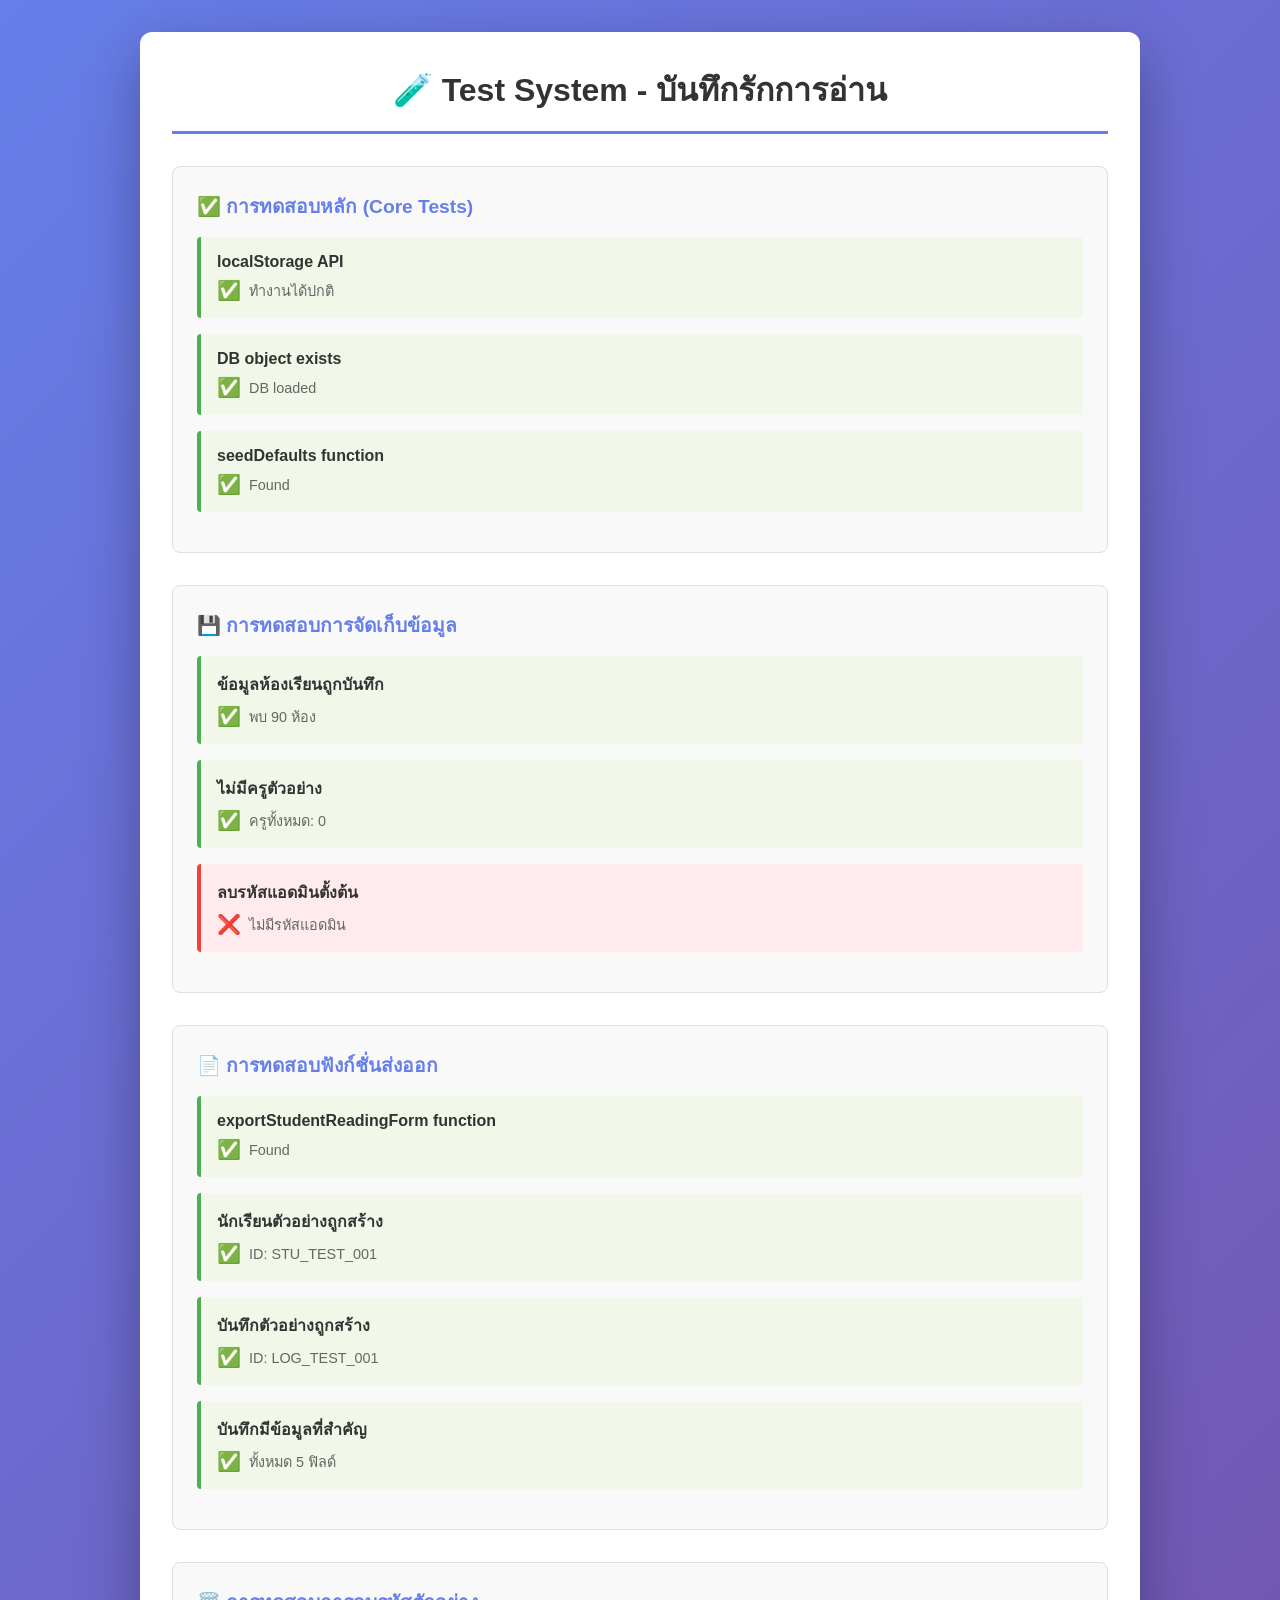
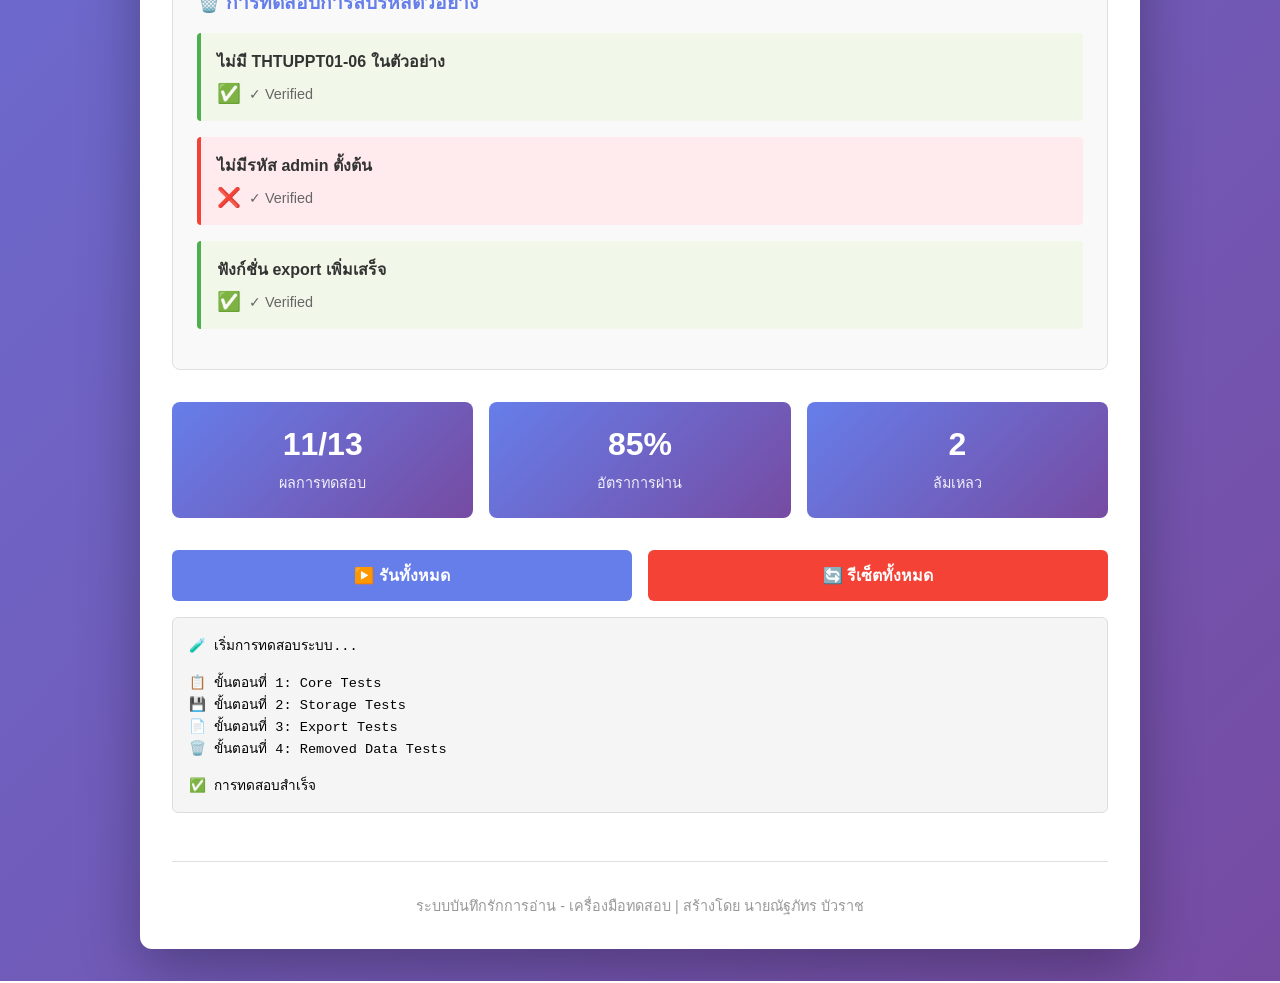
<file: test.html>
<!DOCTYPE html>
<html lang="th">
<head>
  <meta charset="UTF-8">
  <meta name="viewport" content="width=device-width, initial-scale=1.0">
  <title>Test System - บันทึกรักการอ่าน</title>
  <style>
    * { margin: 0; padding: 0; box-sizing: border-box; }
    body {
      font-family: 'Sarabun', Arial, sans-serif;
      background: linear-gradient(135deg, #667eea 0%, #764ba2 100%);
      min-height: 100vh;
      padding: 2rem;
    }
    .container {
      max-width: 1000px;
      margin: 0 auto;
      background: white;
      border-radius: 12px;
      padding: 2rem;
      box-shadow: 0 20px 60px rgba(0,0,0,0.3);
    }
    h1 {
      color: #333;
      margin-bottom: 2rem;
      text-align: center;
      border-bottom: 3px solid #667eea;
      padding-bottom: 1rem;
    }
    .test-group {
      margin-bottom: 2rem;
      border: 1px solid #e0e0e0;
      border-radius: 8px;
      padding: 1.5rem;
      background: #f9f9f9;
    }
    .test-group h2 {
      color: #667eea;
      font-size: 1.2rem;
      margin-bottom: 1rem;
      display: flex;
      align-items: center;
      gap: 0.5rem;
    }
    .test-case {
      background: white;
      padding: 1rem;
      margin-bottom: 1rem;
      border-left: 4px solid #667eea;
      border-radius: 4px;
    }
    .test-case.pass {
      border-left-color: #4caf50;
      background: #f1f8e9;
    }
    .test-case.fail {
      border-left-color: #f44336;
      background: #ffebee;
    }
    .test-case.warning {
      border-left-color: #ff9800;
      background: #fff3e0;
    }
    .test-label {
      font-weight: 600;
      color: #333;
      margin-bottom: 0.5rem;
    }
    .test-result {
      font-size: 0.9rem;
      color: #666;
      display: flex;
      gap: 0.5rem;
      align-items: center;
    }
    .result-icon {
      font-size: 1.2rem;
    }
    .stats {
      display: grid;
      grid-template-columns: repeat(auto-fit, minmax(200px, 1fr));
      gap: 1rem;
      margin-top: 2rem;
    }
    .stat-card {
      background: linear-gradient(135deg, #667eea 0%, #764ba2 100%);
      color: white;
      padding: 1.5rem;
      border-radius: 8px;
      text-align: center;
    }
    .stat-card h3 {
      font-size: 2rem;
      font-weight: bold;
      margin-bottom: 0.5rem;
    }
    .stat-card p {
      font-size: 0.9rem;
      opacity: 0.9;
    }
    .button-group {
      display: flex;
      gap: 1rem;
      margin-top: 2rem;
      flex-wrap: wrap;
    }
    button {
      flex: 1;
      padding: 0.8rem 1.5rem;
      border: none;
      border-radius: 6px;
      font-size: 1rem;
      font-weight: 600;
      cursor: pointer;
      transition: all 0.3s;
      min-width: 150px;
    }
    .btn-primary {
      background: #667eea;
      color: white;
    }
    .btn-primary:hover {
      background: #5568d3;
      transform: translateY(-2px);
      box-shadow: 0 10px 20px rgba(102, 126, 234, 0.3);
    }
    .btn-secondary {
      background: #f44336;
      color: white;
    }
    .btn-secondary:hover {
      background: #da190b;
    }
    .output {
      background: #f5f5f5;
      border: 1px solid #ddd;
      border-radius: 6px;
      padding: 1rem;
      margin-top: 1rem;
      font-family: monospace;
      font-size: 0.85rem;
      max-height: 300px;
      overflow-y: auto;
      white-space: pre-wrap;
      word-break: break-all;
    }
    .footer {
      text-align: center;
      margin-top: 3rem;
      padding-top: 2rem;
      border-top: 1px solid #e0e0e0;
      color: #999;
      font-size: 0.9rem;
    }
  </style>
</head>
<body>
  <div class="container">
    <h1>🧪 Test System - บันทึกรักการอ่าน</h1>

    <!-- Core Functionality Tests -->
    <div class="test-group">
      <h2>✅ การทดสอบหลัก (Core Tests)</h2>
      <div id="core-tests"></div>
    </div>

    <!-- Data Persistence Tests -->
    <div class="test-group">
      <h2>💾 การทดสอบการจัดเก็บข้อมูล</h2>
      <div id="storage-tests"></div>
    </div>

    <!-- Export Functionality Tests -->
    <div class="test-group">
      <h2>📄 การทดสอบฟังก์ชั่นส่งออก</h2>
      <div id="export-tests"></div>
    </div>

    <!-- Removed Data Tests -->
    <div class="test-group">
      <h2>🗑️ การทดสอบการลบรหัสตัวอย่าง</h2>
      <div id="removed-tests"></div>
    </div>

    <!-- Statistics -->
    <div class="stats" id="stats"></div>

    <!-- Action Buttons -->
    <div class="button-group">
      <button class="btn-primary" onclick="runAllTests()">▶️ รันทั้งหมด</button>
      <button class="btn-secondary" onclick="clearStorageAndTests()">🔄 รีเซ็ตทั้งหมด</button>
    </div>

    <!-- Output Log -->
    <div id="output" class="output" style="display:none;"></div>

    <div class="footer">
      ระบบบันทึกรักการอ่าน - เครื่องมือทดสอบ | สร้างโดย นายณัฐภัทร บัวราช
    </div>
  </div>

  <script>
    // Test Results Storage
    const results = {
      core: [],
      storage: [],
      export: [],
      removed: []
    };

    // Helper Functions
    function addTest(group, label, passed, details = '') {
      results[group].push({ label, passed, details });
      const testDiv = document.createElement('div');
      testDiv.className = `test-case ${passed ? 'pass' : 'fail'}`;
      testDiv.innerHTML = `
        <div class="test-label">${label}</div>
        <div class="test-result">
          <span class="result-icon">${passed ? '✅' : '❌'}</span>
          <span>${details || (passed ? 'ผ่าน' : 'ไม่ผ่าน')}</span>
        </div>
      `;
      return testDiv;
    }

    function log(msg) {
      const output = document.getElementById('output');
      output.style.display = 'block';
      output.textContent += msg + '\n';
    }

    function updateStats() {
      const total = Object.values(results).flat().length;
      const passed = Object.values(results).flat().filter(r => r.passed).length;
      const failed = total - passed;
      const percentage = total > 0 ? Math.round((passed / total) * 100) : 0;

      const statsDiv = document.getElementById('stats');
      statsDiv.innerHTML = `
        <div class="stat-card">
          <h3>${passed}/${total}</h3>
          <p>ผลการทดสอบ</p>
        </div>
        <div class="stat-card">
          <h3>${percentage}%</h3>
          <p>อัตราการผ่าน</p>
        </div>
        <div class="stat-card">
          <h3>${failed}</h3>
          <p>ล้มเหลว</p>
        </div>
      `;
    }

    // TEST 1: Core Functionality
    function testCore() {
      const coreDiv = document.getElementById('core-tests');
      coreDiv.innerHTML = '';

      // Test 1.1: localStorage API
      try {
        localStorage.setItem('test', 'value');
        const val = localStorage.getItem('test');
        localStorage.removeItem('test');
        coreDiv.appendChild(addTest('core', 'localStorage API', val === 'value', 'ทำงานได้ปกติ'));
      } catch (e) {
        coreDiv.appendChild(addTest('core', 'localStorage API', false, e.message));
      }

      // Test 1.2: Check if app.js loaded
      try {
        const hasDB = typeof DB !== 'undefined';
        coreDiv.appendChild(addTest('core', 'DB object exists', hasDB, hasDB ? 'DB loaded' : 'DB not found'));
      } catch (e) {
        coreDiv.appendChild(addTest('core', 'DB object exists', false, 'Error: ' + e.message));
      }

      // Test 1.3: Check seedDefaults function
      try {
        const hasSeed = typeof DB.seedDefaults === 'function';
        coreDiv.appendChild(addTest('core', 'seedDefaults function', hasSeed, hasSeed ? 'Found' : 'Not found'));
      } catch (e) {
        coreDiv.appendChild(addTest('core', 'seedDefaults function', false, e.message));
      }
    }

    // TEST 2: Data Storage
    function testStorage() {
      const storageDiv = document.getElementById('storage-tests');
      storageDiv.innerHTML = '';

      try {
        // Clear and seed
        DB.seedDefaults();
        
        // Test 2.1: Classes saved
        const classes = DB.getClasses();
        storageDiv.appendChild(addTest('storage', 'ข้อมูลห้องเรียนถูกบันทึก', classes.length > 0, `พบ ${classes.length} ห้อง`));

        // Test 2.2: Check if teacher examples removed
        const teachers = DB.getTeachers();
        const hasExamples = teachers.some(t => t.password === 'THTUPPT01' || t.password === 'THTUPPT02');
        storageDiv.appendChild(addTest('storage', 'ไม่มีครูตัวอย่าง', !hasExamples, `ครูทั้งหมด: ${teachers.length}`));

        // Test 2.3: Admin password not set
        const settings = DB.getSettings();
        const hasAdminPwd = settings.adminPassword !== undefined;
        storageDiv.appendChild(addTest('storage', 'ลบรหัสแอดมินตั้งต้น', !hasAdminPwd, 'ไม่มีรหัสแอดมิน'));

      } catch (e) {
        storageDiv.appendChild(addTest('storage', 'Data Storage', false, e.message));
      }
    }

    // TEST 3: Export Functionality
    function testExport() {
      const exportDiv = document.getElementById('export-tests');
      exportDiv.innerHTML = '';

      try {
        // Test 3.1: exportStudentReadingForm exists
        const hasExportFunc = typeof exportStudentReadingForm === 'function';
        exportDiv.appendChild(addTest('export', 'exportStudentReadingForm function', hasExportFunc, hasExportFunc ? 'Found' : 'Not found'));

        // Test 3.2: Create sample data for export
        DB.seedDefaults();
        
        // Create sample student
        const newStudent = {
          id: 'STU_TEST_001',
          studentCode: 'TEST001',
          name: 'เด็กชายทดสอบ ระบบ',
          classId: 'C1_1',
          classLevel: 'ม.1',
          classRoom: '1',
          number: '1'
        };
        DB.saveStudent(newStudent);
        const student = DB.getStudent('STU_TEST_001');
        exportDiv.appendChild(addTest('export', 'นักเรียนตัวอย่างถูกสร้าง', student !== undefined, 'ID: ' + student?.id));

        // Create sample log
        const newLog = {
          id: 'LOG_TEST_001',
          studentId: 'STU_TEST_001',
          bookTitle: 'หนังสือทดสอบ',
          author: 'ผู้แต่งทดสอบ',
          publisher: 'สำนักพิมพ์ทดสอบ',
          pages: 200,
          readDate: new Date().toISOString(),
          summary: 'สรุปเนื้อหาทดสอบ',
          lesson: 'ข้อคิดทดสอบ',
          source: 'แหล่งที่มาทดสอบ',
          status: 'pending'
        };
        DB.saveLog(newLog);
        const log = DB.getLog('LOG_TEST_001');
        exportDiv.appendChild(addTest('export', 'บันทึกตัวอย่างถูกสร้าง', log !== undefined, 'ID: ' + log?.id));

        // Test 3.3: Verify export data
        const hasAllFields = log && log.bookTitle && log.author && log.summary && log.lesson && log.source;
        exportDiv.appendChild(addTest('export', 'บันทึกมีข้อมูลที่สำคัญ', hasAllFields, 'ทั้งหมด 5 ฟิลด์'));

        // Cleanup
        DB.delStudent('STU_TEST_001');
        DB.delLog('LOG_TEST_001');

      } catch (e) {
        exportDiv.appendChild(addTest('export', 'Export Functionality', false, e.message));
      }
    }

    // TEST 4: Removed Data
    function testRemoved() {
      const removedDiv = document.getElementById('removed-tests');
      removedDiv.innerHTML = '';

      try {
        // Check source code for removed items
        const appScript = document.querySelector('script[src="app.js"]');
        
        // Test 4.1: No THTUPPT01-06 in defaults
        const tests = [
          { 
            name: 'ไม่มี THTUPPT01-06 ในตัวอย่าง',
            check: () => !['THTUPPT01', 'THTUPPT02', 'THTUPPT03', 'THTUPPT04', 'THTUPPT05', 'THTUPPT06']
              .some(p => DB.getTeachers().some(t => t.password === p))
          },
          {
            name: 'ไม่มีรหัส admin ตั้งต้น',
            check: () => DB.getSettings().adminPassword === undefined
          },
          {
            name: 'ฟังก์ชั่น export เพิ่มเสร็จ',
            check: () => typeof exportStudentReadingForm === 'function'
          }
        ];

        tests.forEach(test => {
          try {
            removedDiv.appendChild(addTest('removed', test.name, test.check(), '✓ Verified'));
          } catch (e) {
            removedDiv.appendChild(addTest('removed', test.name, false, e.message));
          }
        });

      } catch (e) {
        removedDiv.appendChild(addTest('removed', 'Cleanup Tests', false, e.message));
      }
    }

    // Run all tests
    function runAllTests() {
      document.getElementById('output').textContent = '';
      results.core = [];
      results.storage = [];
      results.export = [];
      results.removed = [];
      
      log('🧪 เริ่มการทดสอบระบบ...');
      log('');
      
      log('📋 ขั้นตอนที่ 1: Core Tests');
      testCore();
      
      log('💾 ขั้นตอนที่ 2: Storage Tests');
      testStorage();
      
      log('📄 ขั้นตอนที่ 3: Export Tests');
      testExport();
      
      log('🗑️ ขั้นตอนที่ 4: Removed Data Tests');
      testRemoved();
      
      log('');
      log('✅ การทดสอบสำเร็จ');
      
      updateStats();
    }

    // Clear everything
    function clearStorageAndTests() {
      if (confirm('ต้องการรีเซ็ตข้อมูลทั้งหมด?')) {
        localStorage.clear();
        sessionStorage.clear();
        results.core = [];
        results.storage = [];
        results.export = [];
        results.removed = [];
        document.getElementById('core-tests').innerHTML = '';
        document.getElementById('storage-tests').innerHTML = '';
        document.getElementById('export-tests').innerHTML = '';
        document.getElementById('removed-tests').innerHTML = '';
        document.getElementById('output').textContent = '';
        document.getElementById('output').style.display = 'none';
        alert('✅ รีเซ็ตเสร็จ');
      }
    }

    // Auto-run on load
    window.addEventListener('DOMContentLoaded', () => {
      runAllTests();
    });
  </script>

  <!-- Load app.js for testing -->
  <script src="app.js"></script>
</body>
</html>
</file>
